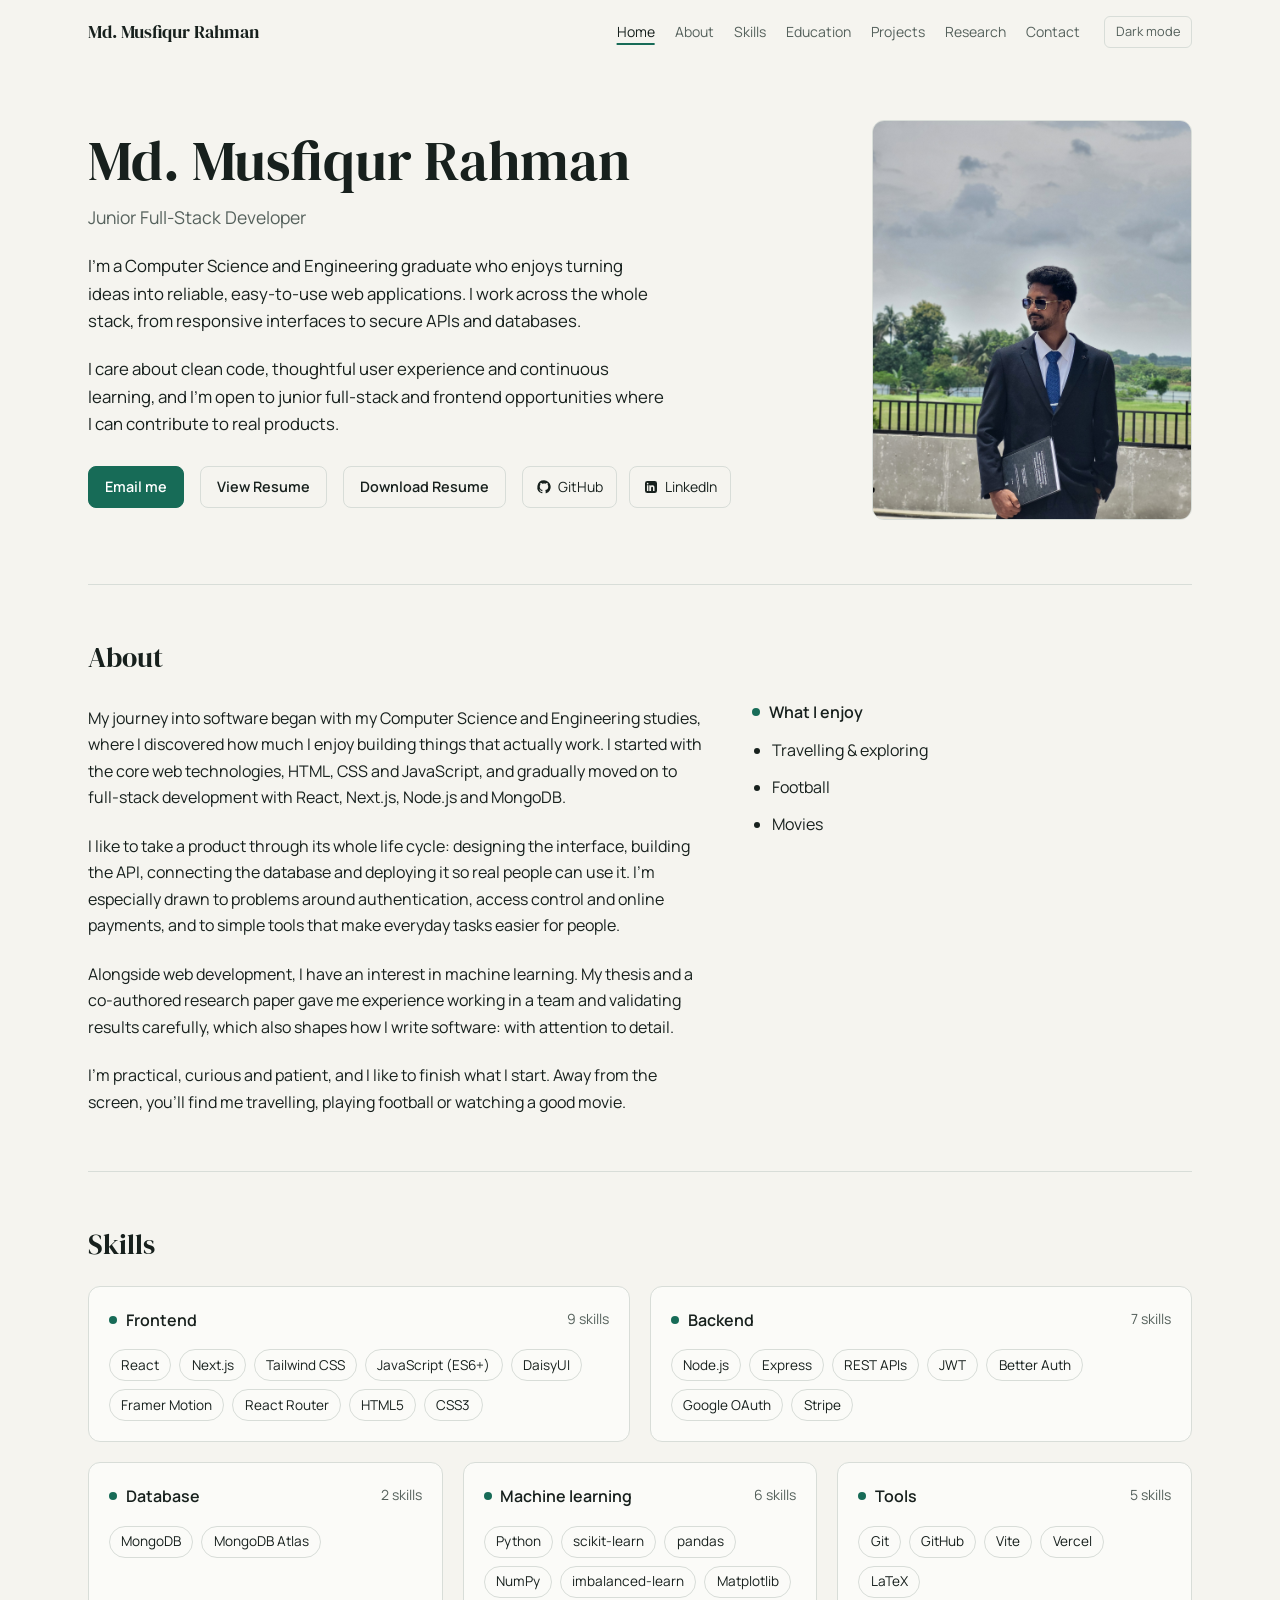
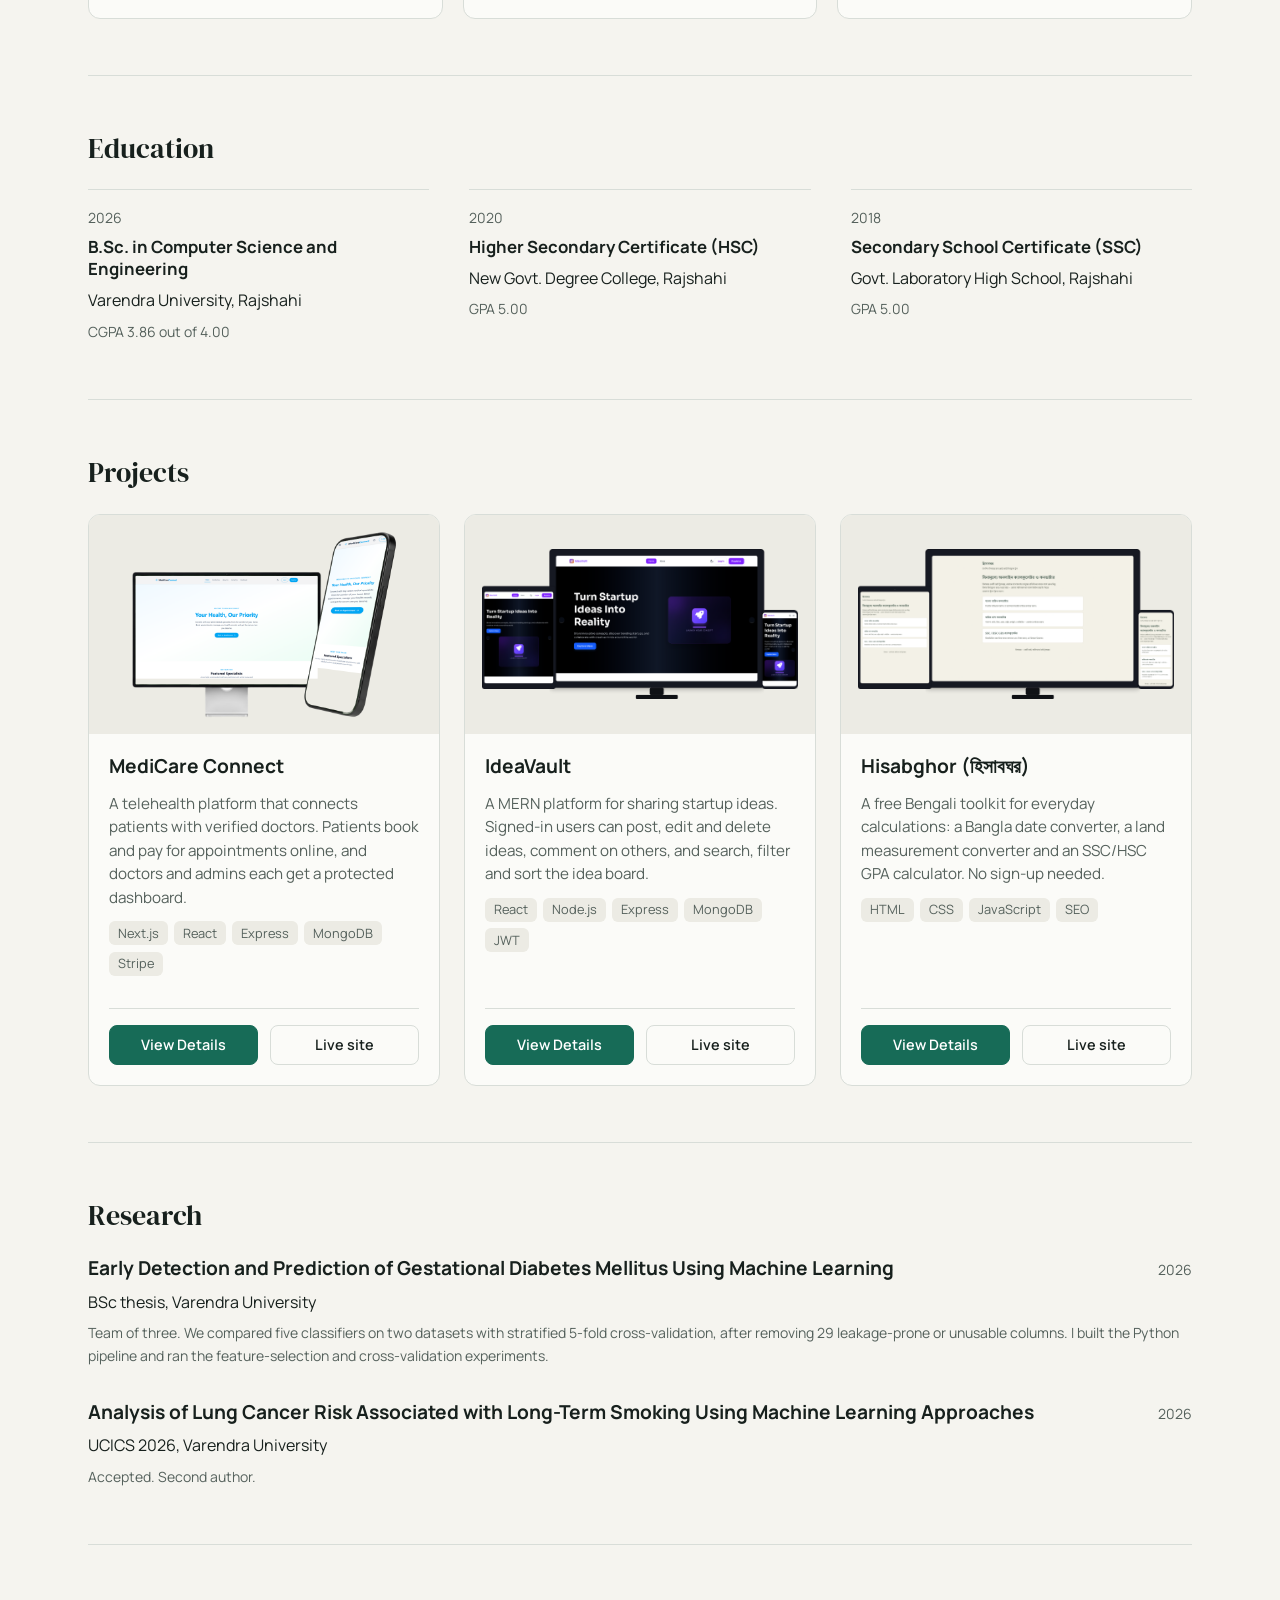
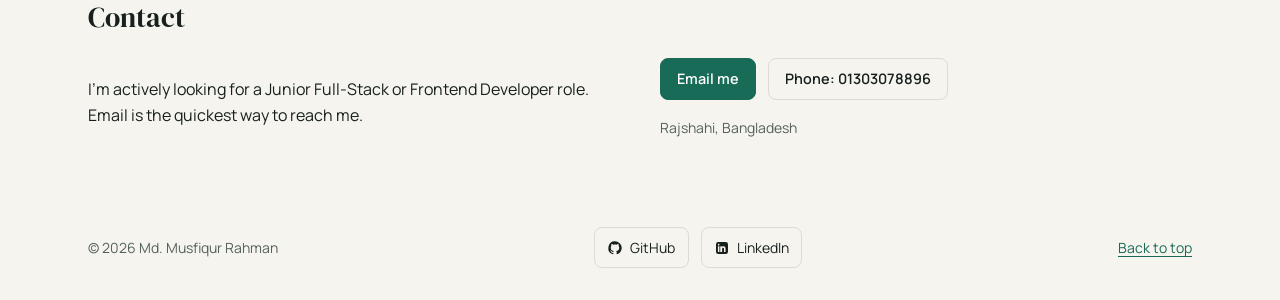
<file: index.html>
<!DOCTYPE html>
<html lang="en">
<head>
  <meta charset="utf-8">
  <meta name="viewport" content="width=device-width, initial-scale=1">

  <!-- Update these three lines when you change your name or role.
       Search engines and link previews (WhatsApp, LinkedIn) read them. -->
  <title>Md. Musfiqur Rahman | Junior Full-Stack Developer</title>
  <meta name="description" content="Portfolio of Md. Musfiqur Rahman, a CSE graduate building web apps with React, Next.js, Node.js and MongoDB.">
  <meta property="og:title" content="Md. Musfiqur Rahman | Junior Full-Stack Developer">
  <meta property="og:description" content="Projects, skills and certificates of Md. Musfiqur Rahman.">
  <meta property="og:type" content="website">

  <meta name="theme-color" content="#fcfcfd">
  <link rel="icon" href="assets/favicon.svg" type="image/svg+xml">

  <link rel="preconnect" href="https://fonts.googleapis.com">
  <link rel="preconnect" href="https://fonts.gstatic.com" crossorigin>
  <link rel="stylesheet" href="https://fonts.googleapis.com/css2?family=DM+Serif+Display&family=Manrope:wght@400;500;600;700&display=swap">
  <link rel="stylesheet" href="css/style.css">

  <!-- Applies the saved theme before the page paints, so there is no flash. -->
  <script>
    (function () {
      try {
        var t = localStorage.getItem('theme');
        if (!t) t = window.matchMedia('(prefers-color-scheme: dark)').matches ? 'dark' : 'light';
        document.documentElement.setAttribute('data-theme', t);
      } catch (e) {
        document.documentElement.setAttribute('data-theme', 'light');
      }
    })();
  </script>
</head>
<body>
  <a class="skip-link" href="#main">Skip to content</a>

  <header class="site-header" id="site-header">
    <a class="brand" id="brand" href="#top"></a>
    <button class="menu-toggle" id="menu-toggle" type="button" aria-expanded="false" aria-controls="nav">Menu</button>
    <nav class="nav" id="nav" aria-label="Sections"></nav>
    <button class="theme-toggle" id="theme-toggle" type="button"></button>
  </header>

  <main id="main">
    <section class="hero" id="top" aria-label="Introduction"></section>
    <div id="sections"></div>
  </main>

  <footer class="site-footer" id="footer"></footer>

  <noscript>
    <p class="noscript">This portfolio needs JavaScript to show its content.</p>
  </noscript>

  <script src="js/data.js"></script>
  <script src="js/main.js"></script>
</body>
</html>
</file>
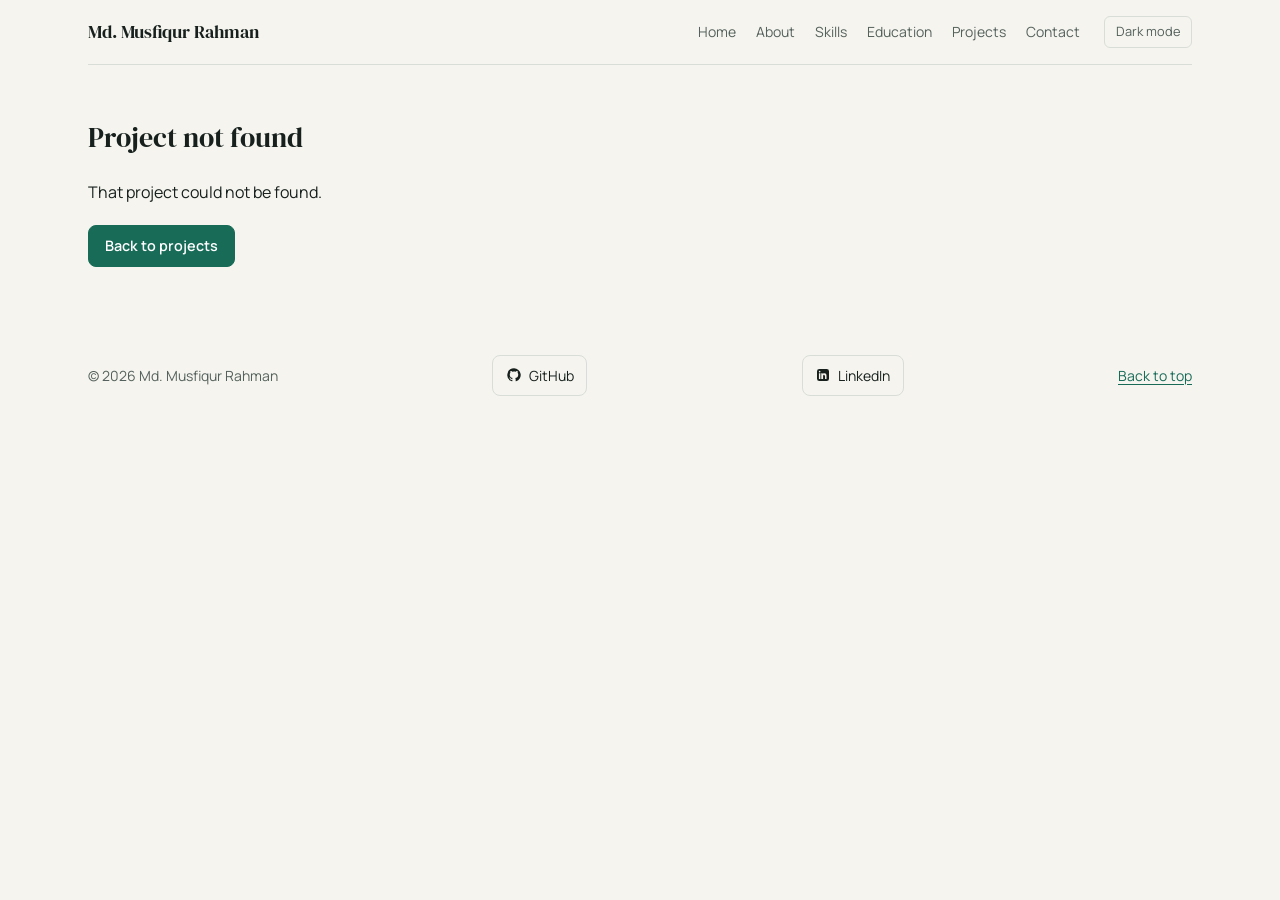
<file: project.html>
<!DOCTYPE html>
<html lang="en">
<head>
  <meta charset="utf-8">
  <meta name="viewport" content="width=device-width, initial-scale=1">
  <title>Project | Md. Musfiqur Rahman</title>
  <meta name="theme-color" content="#F5F4EF">
  <link rel="icon" href="assets/favicon.svg" type="image/svg+xml">
  <link rel="preconnect" href="https://fonts.googleapis.com">
  <link rel="preconnect" href="https://fonts.gstatic.com" crossorigin>
  <link rel="stylesheet" href="https://fonts.googleapis.com/css2?family=DM+Serif+Display&family=Manrope:wght@400;500;600;700&display=swap">
  <link rel="stylesheet" href="css/style.css">
  <script>
    (function () {
      try {
        var t = localStorage.getItem('theme') || (window.matchMedia('(prefers-color-scheme: dark)').matches ? 'dark' : 'light');
        document.documentElement.setAttribute('data-theme', t);
      } catch (e) { document.documentElement.setAttribute('data-theme', 'light'); }
    })();
  </script>
</head>
<body>
  <a class="skip-link" href="#main">Skip to content</a>
  <header class="site-header" id="site-header">
    <a class="brand" id="brand" href="index.html#top"></a>
    <button class="menu-toggle" id="menu-toggle" type="button" aria-expanded="false" aria-controls="nav">Menu</button>
    <nav class="nav" id="nav" aria-label="Sections"></nav>
    <button class="theme-toggle" id="theme-toggle" type="button"></button>
  </header>
  <main id="main"><div id="project-content"></div></main>
  <footer class="site-footer" id="footer"></footer>
  <script src="js/data.js"></script>
  <script src="js/project.js"></script>
</body>
</html>
</file>
<file: css/style.css>
:root {
  --bg: #F5F4EF;
  --surface: #FBFBF8;
  --surface-2: #ECEBE4;
  --ink: #17201D;
  --muted: #55615C;
  --line: #D8DDD8;
  --accent: #176B57;
  --on-accent: #FFFFFF;
  --font-body: "Manrope", system-ui, sans-serif;
  --font-head: "DM Serif Display", Georgia, serif;
  --page-width: 72rem;
  --gutter: 1.5rem;
}

:root[data-theme="dark"] {
  --bg: #101614;
  --surface: #161D1A;
  --surface-2: #1C2521;
  --ink: #E9F0EB;
  --muted: #A3B0AA;
  --line: #2A3631;
  --accent: #62C4A8;
  --on-accent: #0B1210;
}

*, *::before, *::after { box-sizing: border-box; }
html { -webkit-text-size-adjust: 100%; scroll-padding-top: 5rem; }
body {
  margin: 0;
  background: var(--bg);
  color: var(--ink);
  font-family: var(--font-body);
  font-size: 1rem;
  line-height: 1.65;
}
h1, h2, h3, p, ul, dl, dd { margin: 0; }
ul { padding: 0; list-style: none; }
a { color: var(--accent); text-decoration: underline; text-underline-offset: .2em; }
a:hover { color: var(--ink); }
button, a { font: inherit; }
:focus-visible { outline: 2px solid var(--accent); outline-offset: 3px; border-radius: 2px; }

.skip-link {
  position: absolute; top: -4rem; left: var(--gutter); z-index: 100;
  padding: .5rem .9rem; background: var(--ink); color: var(--bg);
}
.skip-link:focus { top: .75rem; }

.site-header, main, .site-footer {
  width: 100%; max-width: var(--page-width); margin-inline: auto; padding-inline: var(--gutter);
}
.site-header {
  position: sticky; top: 0; z-index: 50; display: flex; align-items: center;
  height: 4rem; gap: 1.5rem; background: var(--bg);
}
.site-header::after {
  content: ""; position: absolute; right: var(--gutter); bottom: 0; left: var(--gutter);
  border-bottom: 1px solid transparent;
}
.site-header.is-scrolled::after { border-color: var(--line); }
.brand { color: var(--ink); font-family: var(--font-head); font-size: 1.15rem; text-decoration: none; white-space: nowrap; }
.nav { display: flex; align-items: center; gap: 1.25rem; margin-left: auto; font-size: .875rem; }
.nav a { color: var(--muted); text-decoration: none; }
.nav a:hover, .nav a.is-active { color: var(--ink); }
.nav a.is-active { text-decoration: underline; text-decoration-color: var(--accent); text-decoration-thickness: 2px; text-underline-offset: 6px; }
.theme-toggle, .menu-toggle {
  padding: .25rem .7rem; border: 1px solid var(--line); border-radius: 6px;
  background: transparent; color: var(--muted); cursor: pointer; font-size: .8rem;
}
.theme-toggle:hover, .menu-toggle:hover { color: var(--ink); border-color: var(--accent); }
.menu-toggle { display: none; }

.hero { padding-block: 3.5rem 4rem; }
.hero-layout { display: grid; gap: 3rem; align-items: center; }
.hero-name, .section-title { font-family: var(--font-head); font-weight: 400; }
.hero-name { font-size: clamp(2.25rem, 5vw, 3.5rem); line-height: 1.05; white-space: nowrap; }
.hero-role { margin-top: .75rem; color: var(--muted); font-size: 1.1rem; }
.hero-text { max-width: 36rem; margin-top: 1.25rem; font-size: 1.05rem; }
.hero-role + .hero-text { margin-top: 1.5rem; }
.hero-links { display: flex; flex-wrap: wrap; align-items: center; gap: .75rem 1rem; margin-top: 1.75rem; }
.hero-photo {
  display: block; width: 100%; max-width: 20rem; aspect-ratio: 4 / 5;
  border: 1px solid var(--line); border-radius: 12px; object-fit: cover;
}
.hero-summary { display: grid; gap: 0; }
.button, .contact-button {
  min-height: 2.5rem; display: inline-flex; align-items: center; justify-content: center;
  padding: .5rem 1rem; border: 1px solid var(--accent); border-radius: 8px;
  font-size: .9rem; font-weight: 600; text-decoration: none;
}
.button-solid, .contact-primary { background: var(--accent); color: var(--on-accent); }
.button-outline, .contact-secondary { background: transparent; color: var(--ink); border-color: var(--line); }
.button:hover, .contact-button:hover { border-color: var(--accent); }
.button-solid:hover, .contact-primary:hover { color: var(--on-accent); }

.section { scroll-margin-top: 5rem; padding-block: 3.5rem; border-top: 1px solid var(--line); }
.section-title { margin-bottom: 1.5rem; font-size: 1.75rem; line-height: 1.2; }
.section-body { max-width: none; }
#projects .section-body { max-width: none; }

.project-grid { display: grid; grid-template-columns: 1fr; gap: 1.5rem; }
.project-card {
  display: flex; min-width: 0; flex-direction: column; overflow: hidden;
  border: 1px solid var(--line); border-radius: 12px; background: var(--surface);
}
.project-card:hover, .project-card:focus-within { border-color: var(--accent); }
.project-cover {
  display: block; width: 100%; aspect-ratio: 16 / 10; padding: .75rem;
  object-fit: contain; background: var(--surface-2);
}
.project-cover-fallback {
  display: grid; place-items: center; color: var(--muted);
  font-family: var(--font-head); font-size: 5rem;
}
.project-card-content { display: flex; flex: 1; flex-direction: column; gap: .75rem; padding: 1.25rem; }
.project-title-row { display: flex; align-items: flex-start; justify-content: space-between; gap: .75rem; }
.entry-title { font-size: 1.2rem; font-weight: 700; line-height: 1.35; }
.project-status { flex: 0 0 auto; padding: .15rem .5rem; border: 1px solid var(--line); border-radius: 999px; color: var(--muted); font-size: .75rem; }
.project-description { color: var(--muted); font-size: .95rem; line-height: 1.55; }
.project-tags { display: flex; flex-wrap: wrap; gap: .4rem; margin-bottom: 1.25rem; }
.project-tags li, .skill-tag {
  padding: .15rem .55rem; border-radius: 6px; background: var(--surface-2);
  color: var(--muted); font-size: .8rem; line-height: 1.5;
}
.project-actions { display: grid; grid-template-columns: repeat(2, minmax(0, 1fr)); gap: .75rem; margin-top: auto; padding-top: 1rem; border-top: 1px solid var(--line); }
.project-actions.single-action { grid-template-columns: 1fr; }
.project-button { min-height: 2.5rem; display: inline-flex; align-items: center; justify-content: center; padding: .5rem 1rem; border-radius: 8px; font-size: .9rem; font-weight: 600; line-height: 1.2; text-align: center; text-decoration: none; white-space: nowrap; }
.project-button-primary { background: var(--accent); color: var(--on-accent); border: 1px solid var(--accent); }
.project-button-secondary { background: transparent; color: var(--ink); border: 1px solid var(--line); }
.project-button:hover { border-color: var(--accent); }
.project-button-primary:hover { color: var(--on-accent); }

.entry + .entry { margin-top: 2rem; }
.entry-head { display: flex; align-items: baseline; justify-content: space-between; gap: 1rem; }
.entry-text { margin-top: .4rem; }
.meta { color: var(--muted); font-size: .875rem; }
.entry-head + .meta, .entry-text + .meta { margin-top: .4rem; }
.entry-links { display: flex; margin-top: .6rem; font-size: .9rem; }

.skills { display: grid; grid-template-columns: minmax(0, 1fr); gap: 1.25rem; align-items: stretch; }
.skill-group-title { display: flex; align-items: center; gap: .55rem; font-size: 1rem; font-weight: 600; }
.skill-group-tags { display: flex; flex-wrap: wrap; gap: .5rem; margin-top: 1rem; }
.research-grid { display: grid; grid-template-columns: repeat(auto-fit, minmax(22rem, 1fr)); gap: 2.5rem; align-items: start; }
.education-grid { display: grid; grid-template-columns: repeat(auto-fit, minmax(15rem, 1fr)); gap: 2.5rem; align-items: start; }
.research-entry, .education-entry { margin: 0; padding-top: 1rem; border-top: 1px solid var(--line); }
.research-entry + .research-entry, .education-entry + .education-entry { margin-top: 0; }
.research-entry .entry-title, .education-entry .entry-title { margin-top: .4rem; font-size: 1.05rem; }
.research-entry .entry-text, .education-entry .entry-text { margin-top: .4rem; }
.contact-layout { display: grid; gap: 2.5rem; align-items: center; }
.contact-note { max-width: 34rem; }
.contact-side { display: flex; flex-direction: column; justify-content: center; }
.contact-actions { display: flex; flex-wrap: wrap; gap: .75rem; }
.contact-location { margin-top: 1rem; }

@media (min-width: 40rem) {
  .project-grid { grid-template-columns: repeat(2, minmax(0, 1fr)); }
}
@media (min-width: 64rem) {
  .hero-layout:has(.hero-photo) { grid-template-columns: minmax(0, 1fr) 20rem; }
  .hero-layout:has(.hero-photo) .hero-photo { grid-column: 2; grid-row: 1; }
  .hero-layout:has(.hero-photo) .hero-content { grid-column: 1; grid-row: 1; }
  .hero-layout:not(:has(.hero-photo)) .hero-summary { grid-template-columns: repeat(2, minmax(0, 1fr)); gap: 3rem; }
  .hero-layout:not(:has(.hero-photo)) .hero-content { grid-column: 1 / -1; }
  .contact-layout { grid-template-columns: minmax(0, 1fr) minmax(0, 1fr); }
}
@media (min-width: 64rem) {
  .project-grid { grid-template-columns: repeat(3, minmax(0, 1fr)); }
}
@media (max-width: 63.99rem) {
  .site-header { flex-wrap: wrap; gap: 0; }
  .brand { margin-right: auto; }
  .menu-toggle { display: block; order: 2; margin-left: .5rem; }
  .theme-toggle { order: 1; }
  .nav { display: none; order: 3; flex-basis: 100%; flex-direction: column; align-items: stretch; gap: 0; margin: 0; padding: .5rem 0; background: var(--bg); }
  .nav.is-open { display: flex; }
  .nav a { min-height: 3rem; display: flex; align-items: center; padding-inline: .25rem; }
  .site-header.menu-open { height: auto; }
}
@media (max-width: 47.99rem) {
  :root { --gutter: 1rem; }
  .hero-name { white-space: normal; }
  .hero-summary { max-width: 44rem; }
}
@media (max-width: 39.99rem) {
  .entry-head { align-items: flex-start; }
  .skills { gap: 1.5rem; }
}
@media (min-width: 48rem) and (max-width: 63.99rem) {
  .hero-summary { max-width: 44rem; }
  .contact-layout { grid-template-columns: minmax(0, 1fr) minmax(0, 1fr); }
}
@media (max-width: 63.99rem) {
  .hero-layout:has(.hero-photo) .hero-photo { width: 7rem; height: 7rem; aspect-ratio: 1; order: -1; }
}
@media (prefers-reduced-motion: no-preference) {
  html { scroll-behavior: smooth; }
}

/* ---------- New data-driven portfolio components ---------- */
.skill-group { display: flex; flex-direction: column; min-width: 0; padding: 1.25rem; border: 1px solid var(--line); border-radius: 12px; background: var(--surface); }
.skill-group:hover { border-color: var(--accent); }
.skill-group-head { display: flex; align-items: baseline; justify-content: space-between; gap: 1rem; }
.skill-group-title::before { width: .5rem; height: .5rem; flex: 0 0 .5rem; border-radius: 50%; background: var(--accent); content: ''; }
.skill-group .skill-tag { padding: .3rem .7rem; border: 1px solid var(--line); border-radius: 999px; background: transparent; color: var(--ink); font-size: .85rem; }
.skill-group .skill-tag:hover { border-color: var(--accent); }
.about-layout, .detail-grid { display: grid; grid-template-columns: minmax(0, 1.4fr) minmax(15rem, 1fr); gap: 3rem; }
.about-copy { display: grid; gap: 1rem; }
.interest-list, .detail-list { display: grid; gap: .65rem; margin-top: .75rem; padding-left: 1.25rem; list-style: disc; }
.social-links, .hero-social-links, .footer-social-links, .site-footer { display: flex; align-items: center; flex-wrap: wrap; gap: .75rem; }
.social-button { display: inline-flex; align-items: center; gap: .4rem; min-height: 2.5rem; padding: .5rem .8rem; border: 1px solid var(--line); border-radius: 8px; color: var(--ink); text-decoration: none; font-size: .875rem; }
.social-button:hover { border-color: var(--accent); color: var(--ink); }
.social-icon { width: 1rem; height: 1rem; fill: currentColor; }
.site-footer { justify-content: space-between; padding-block: 2rem; }
.footer-social-link, .back-to-top, .back-link { font-size: .875rem; }
.detail-image { display: block; width: min(100%, 52rem); max-height: 30rem; margin: 1.5rem 0; object-fit: contain; border: 1px solid var(--line); border-radius: 12px; background: var(--surface-2); }
.detail-description { max-width: 48rem; margin-top: 1.25rem; }
.detail-actions { max-width: 32rem; margin-top: 1.5rem; }
.detail-grid { margin-top: 3rem; }
.detail-grid .section-title { margin-bottom: .75rem; font-size: 1.35rem; }
.project-not-found .button { margin-top: 1.25rem; }
@media (max-width: 47.99rem) {
  .about-layout, .detail-grid { grid-template-columns: 1fr; gap: 2rem; }
  .site-footer { align-items: flex-start; flex-direction: column; }
  .detail-actions { grid-template-columns: 1fr; }
}
@media (min-width: 48rem) {
  .skills { grid-template-columns: repeat(2, minmax(0, 1fr)); }
  .skill-group:last-child:nth-child(odd) { grid-column: 1 / -1; }
}
@media (min-width: 64rem) {
  .skills { grid-template-columns: repeat(6, minmax(0, 1fr)); }
  .skill-group:nth-child(1), .skill-group:nth-child(2) { grid-column: span 3; }
  .skill-group:nth-child(n + 3) { grid-column: span 2; }
  .skill-group:last-child:nth-child(odd) { grid-column: span 2; }
}
</file>
